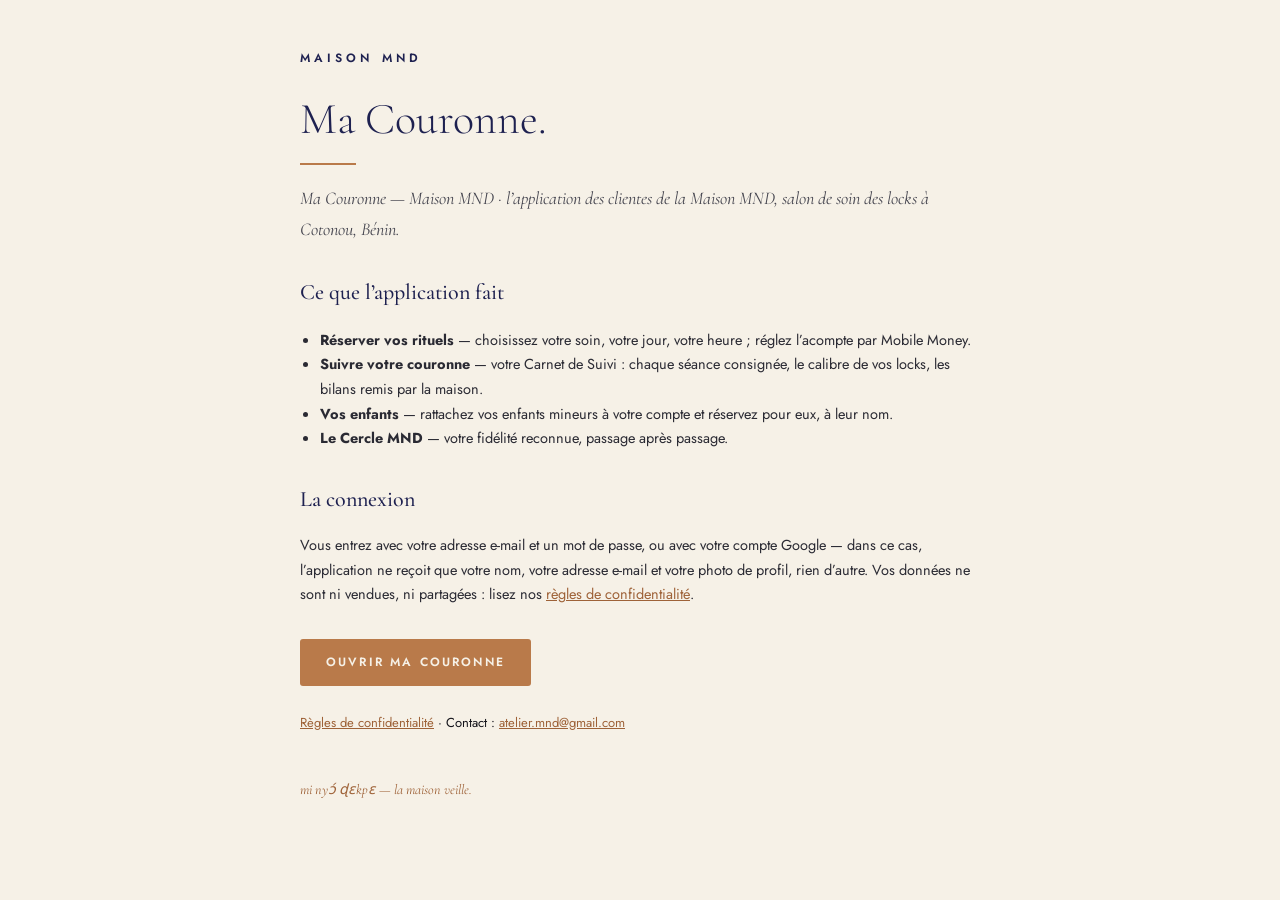
<file: apropos.html>
<!doctype html>
<html lang="fr">
<head>
<meta charset="utf-8" />
<meta name="viewport" content="width=device-width, initial-scale=1" />
<title>Ma Couronne — Maison MND</title>
<meta name="description" content="Ma Couronne — Maison MND : l’application des clientes de la Maison MND (Cotonou, Bénin). Réservez vos rituels, suivez votre couronne, rattachez vos enfants, entrez au Cercle." />
<link rel="stylesheet" href="https://fonts.googleapis.com/css2?family=Cormorant+Garamond:ital,wght@0,300;0,500;1,400&family=Jost:wght@400;500;600&display=swap" />
<style>
  :root { color-scheme: light; }
  body { margin: 0; background: #F6F1E7; color: #14141B; font-family: 'Jost', sans-serif; line-height: 1.7; }
  .page { max-width: 680px; margin: 0 auto; padding: 48px 22px 64px; }
  .marque { font-size: 12px; font-weight: 600; letter-spacing: .34em; color: #1E2150; }
  h1 { font-family: 'Cormorant Garamond', serif; font-weight: 300; font-size: 44px; color: #1E2150; margin: 14px 0 4px; }
  .sous { font-family: 'Cormorant Garamond', serif; font-style: italic; font-size: 18px; color: #45454F; margin-bottom: 28px; }
  h2 { font-family: 'Cormorant Garamond', serif; font-weight: 500; font-size: 22px; color: #1E2150; margin: 30px 0 8px; }
  p, li { font-size: 14.5px; color: #2A2A33; }
  ul { padding-left: 20px; }
  .filet { height: 2px; width: 56px; background: #B97A4A; border: none; margin: 6px 0 0; }
  a { color: #9E6238; }
  .cta { display: inline-block; margin-top: 18px; background: #B97A4A; color: #F6F1E7; text-decoration: none;
         padding: 13px 26px; border-radius: 3px; font-size: 12px; font-weight: 600; letter-spacing: .18em; text-transform: uppercase; }
  .liens { margin-top: 26px; font-size: 13px; }
  .devise { margin-top: 44px; font-family: 'Cormorant Garamond', serif; font-style: italic; font-size: 14px; color: #9E6238; }
</style>
</head>
<body>
<div class="page">
  <div class="marque">MAISON MND</div>
  <h1>Ma Couronne.</h1>
  <hr class="filet" />
  <p class="sous">Ma Couronne — Maison MND · l’application des clientes de la Maison MND, salon de soin des locks à Cotonou, Bénin.</p>

  <h2>Ce que l’application fait</h2>
  <ul>
    <li><b>Réserver vos rituels</b> — choisissez votre soin, votre jour, votre heure ; réglez l’acompte par Mobile Money.</li>
    <li><b>Suivre votre couronne</b> — votre Carnet de Suivi : chaque séance consignée, le calibre de vos locks, les bilans remis par la maison.</li>
    <li><b>Vos enfants</b> — rattachez vos enfants mineurs à votre compte et réservez pour eux, à leur nom.</li>
    <li><b>Le Cercle MND</b> — votre fidélité reconnue, passage après passage.</li>
  </ul>

  <h2>La connexion</h2>
  <p>Vous entrez avec votre adresse e-mail et un mot de passe, ou avec votre compte Google — dans ce cas, l’application ne reçoit que votre nom, votre adresse e-mail et votre photo de profil, rien d’autre. Vos données ne sont ni vendues, ni partagées : lisez nos <a href="./confidentialite.html">règles de confidentialité</a>.</p>

  <a class="cta" href="./">Ouvrir Ma Couronne</a>

  <div class="liens">
    <a href="./confidentialite.html">Règles de confidentialité</a> · Contact : <a href="mailto:atelier.mnd@gmail.com">atelier.mnd@gmail.com</a>
  </div>

  <p class="devise">mi nyɔ́ ɖɛkpɛ — la maison veille.</p>
</div>
</body>
</html>
</file>
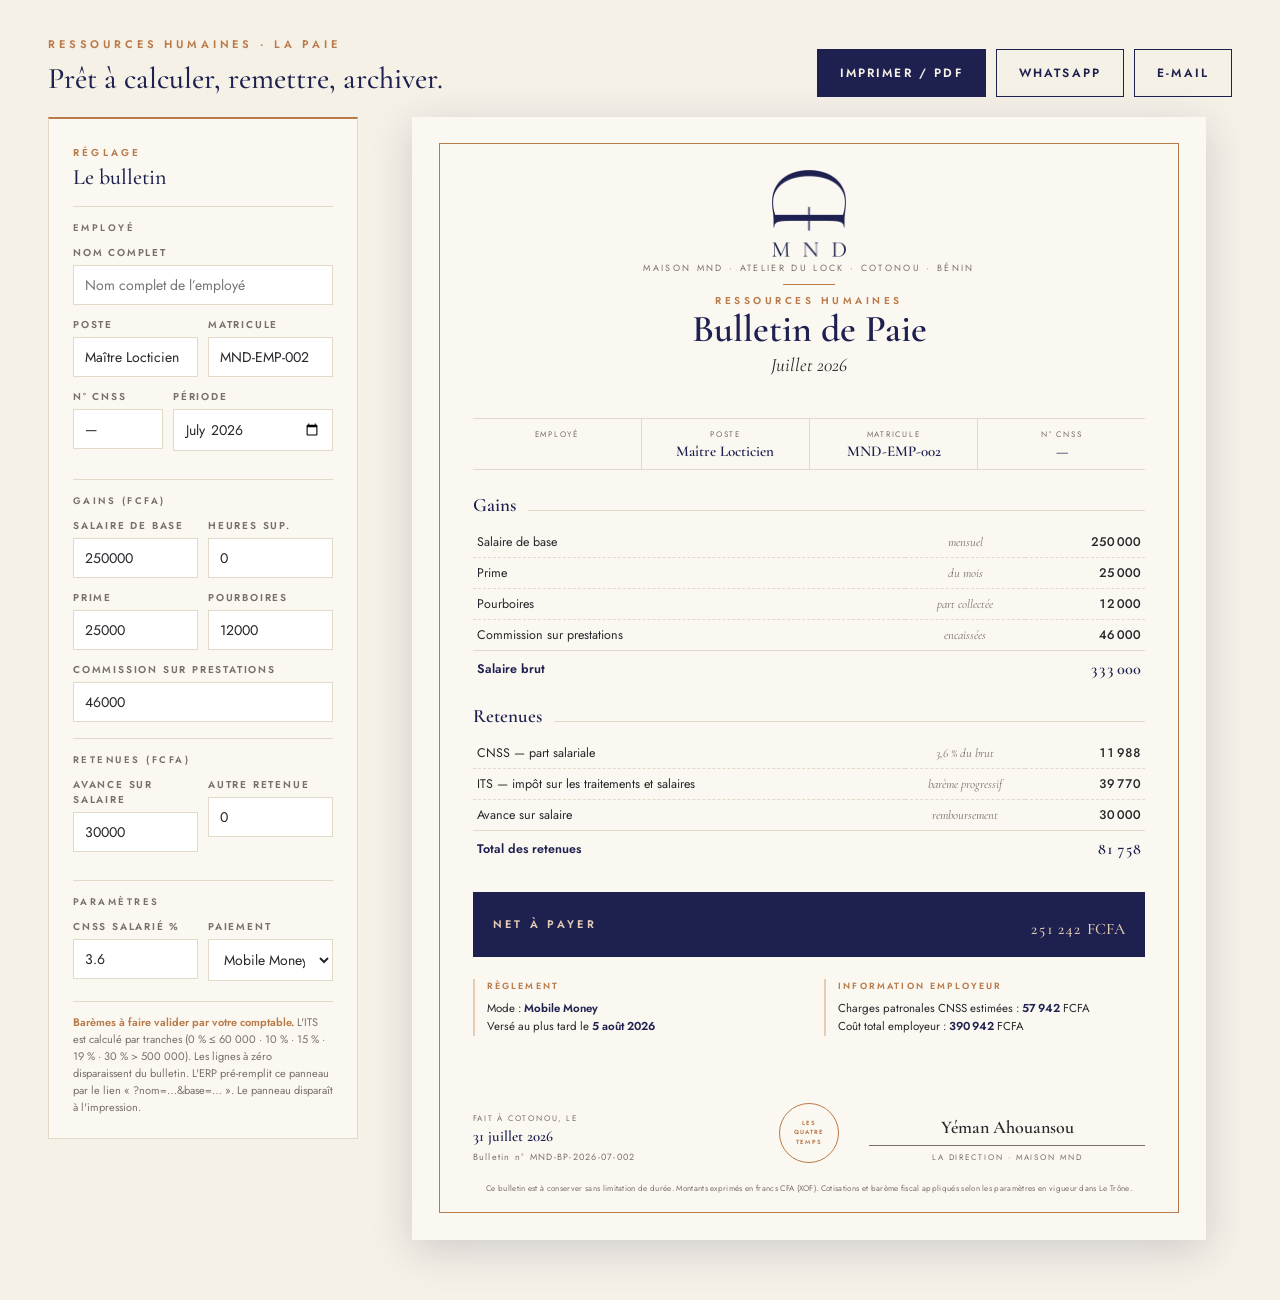
<file: bulletin.html>
<!DOCTYPE html>
<html lang="fr">
<head>
<meta charset="UTF-8">
<meta name="viewport" content="width=device-width, initial-scale=1.0">
<title>Bulletin de Paie — Maison MND</title>
    <!-- ══ LA CARTE DE LIEN — 7 septembre 2026 ═════════════════════════
         « Quand j'envoie le lien de MND, ça doit se présenter comme celui de
         Claude » (Yéman) : la carte compacte, vignette à gauche, titre et
         phrase, pas la grande affiche blanche. WhatsApp ne fait la compacte
         que si l'image est PETITE (sous ~300 px) — la vignette fait 240 px,
         et c'est un choix, pas une économie.

         AUCUN DOMAINE EN DUR : og:image et og:url exigent une adresse
         absolue, et la règle de la Maison interdit d'en écrire une. Les
         repères https://maisonmnd.github.io/trone/ / https://maisonmnd.github.io/trone/bulletin.html sont remplacés par
         build-sites.mjs, qui lit le compte GitHub depuis l'origine du dépôt,
         comme le fait déjà la publication. En développement ils restent tels
         quels : personne ne partage localhost. -->
    <meta name="description" content="Document remis par la Maison MND." />
    <meta property="og:type" content="website" />
    <meta property="og:site_name" content="Maison MND" />
    <meta property="og:locale" content="fr_FR" />
    <meta property="og:title" content="Bulletin · Maison MND" />
    <meta property="og:description" content="Document remis par la Maison MND." />
    <meta property="og:url" content="https://maisonmnd.github.io/trone/bulletin.html" />
    <meta property="og:image" content="https://maisonmnd.github.io/trone/assets/og/carte-lien.png" />
    <meta property="og:image:width" content="240" />
    <meta property="og:image:height" content="240" />
    <meta name="twitter:card" content="summary" />

<link rel="preconnect" href="https://fonts.googleapis.com">
<link rel="preconnect" href="https://fonts.gstatic.com" crossorigin>
<link href="https://fonts.googleapis.com/css2?family=Cormorant+Garamond:ital,wght@0,400;0,500;0,600;0,700;1,400;1,500&family=Jost:wght@300;400;500;600&display=swap" rel="stylesheet">
<style>
  :root{
    --indigo:#1E2150;
    --indigo-soft:#3A3E75;
    --cuivre:#B97A4A;
    --cuivre-pale:#E4CDB4;
    --ivoire:#F6F1E7;
    --papier:#FBF8F1;
    --encre:#26262B;
    --muted:#77716A;
    --hairline:#E3D9C8;
  }
  *{box-sizing:border-box;margin:0;padding:0}
  html{-webkit-print-color-adjust:exact;print-color-adjust:exact}
  body{
    font-family:'Jost',sans-serif;
    background:var(--ivoire);
    color:var(--encre);
    min-height:100vh;
  }

  /* ── Barre supérieure ─────────────────────────── */
  .topbar{
    display:flex;align-items:flex-end;justify-content:space-between;gap:24px;
    padding:36px 48px 20px;
  }
  .topbar .kicker{
    font-size:11px;letter-spacing:.35em;color:var(--cuivre);
    font-weight:600;text-transform:uppercase;margin-bottom:8px;
  }
  .topbar h1{
    font-family:'Cormorant Garamond',serif;
    font-weight:500;font-size:30px;color:var(--indigo);
  }
  .actions{display:flex;gap:10px;flex-shrink:0}
  .btn{
    font-family:'Jost',sans-serif;font-size:12px;font-weight:600;
    letter-spacing:.18em;text-transform:uppercase;
    padding:14px 22px;cursor:pointer;border:1px solid var(--indigo);
    background:var(--indigo);color:var(--ivoire);
    transition:opacity .15s ease;
  }
  .btn:hover{opacity:.85}
  .btn.ghost{background:transparent;color:var(--indigo)}
  .btn:focus-visible{outline:2px solid var(--cuivre);outline-offset:2px}

  /* ── Mise en page ─────────────────────────────── */
  .layout{
    display:flex;gap:28px;align-items:flex-start;
    padding:0 48px 60px;
  }
  .panel{
    width:310px;flex-shrink:0;
    background:var(--papier);
    border:1px solid var(--hairline);
    border-top:2px solid var(--cuivre);
    padding:26px 24px 22px;
  }
  .panel .p-kicker{
    font-size:10px;letter-spacing:.32em;color:var(--cuivre);
    font-weight:600;text-transform:uppercase;
  }
  .panel h2{
    font-family:'Cormorant Garamond',serif;font-weight:500;
    font-size:22px;color:var(--indigo);margin:4px 0 16px;
  }
  .p-section{
    font-size:9.5px;font-weight:600;letter-spacing:.26em;
    text-transform:uppercase;color:var(--muted);
    border-top:1px solid var(--hairline);
    padding-top:14px;margin:16px 0 10px;
  }
  .p-section:first-of-type{border-top:none;padding-top:0;margin-top:0}
  .field{margin-bottom:12px}
  .grid2{display:grid;grid-template-columns:1fr 1fr;gap:10px}
  .field label{
    display:block;font-size:10px;font-weight:600;
    letter-spacing:.18em;text-transform:uppercase;
    color:var(--muted);margin-bottom:5px;
  }
  .field input,.field select{
    width:100%;font-family:'Jost',sans-serif;font-size:14px;
    padding:9px 11px;border:1px solid var(--hairline);
    background:#fff;color:var(--encre);
  }
  .field input:focus,.field select:focus{outline:2px solid var(--cuivre);outline-offset:-1px}
  .panel .hint{
    font-size:11px;line-height:1.55;color:var(--muted);
    border-top:1px solid var(--hairline);padding-top:12px;margin-top:8px;
  }
  .panel .hint strong{color:var(--cuivre);font-weight:600}

  /* ── Le document ──────────────────────────────── */
  .sheet-wrap{flex:1;display:flex;justify-content:center}
  .sheet{
    width:210mm;min-height:297mm;
    background:var(--papier);
    box-shadow:0 10px 40px rgba(30,33,80,.18);
    padding:14mm 16mm 12mm;
    display:flex;flex-direction:column;
    position:relative;
  }
  .frame{position:absolute;inset:7mm;border:1px solid var(--cuivre);pointer-events:none}

  .maison{text-align:center;margin-bottom:6mm}
  .logo{height:23mm;display:block;margin:0 auto 1mm}
  .adresse{font-size:9px;letter-spacing:.26em;color:var(--muted);text-transform:uppercase;margin-top:3px}
  .maison .rule{width:52px;height:1px;background:var(--cuivre);margin:10px auto 8px}
  .doc-kicker{font-size:10px;letter-spacing:.35em;color:var(--cuivre);font-weight:600;text-transform:uppercase}
  .doc-title{
    font-family:'Cormorant Garamond',serif;font-weight:600;
    font-size:38px;color:var(--indigo);line-height:1.05;margin-top:2px;
  }
  .periode{
    font-family:'Cormorant Garamond',serif;font-style:italic;
    font-size:19px;color:var(--encre);margin-top:4px;
  }

  /* Bloc identité */
  .identite{
    display:grid;grid-template-columns:repeat(4,1fr);
    border-top:1px solid var(--hairline);border-bottom:1px solid var(--hairline);
    margin:5mm 0 6mm;
  }
  .identite div{padding:9px 6px;text-align:center}
  .identite div + div{border-left:1px solid var(--hairline)}
  .id-label{font-size:8px;letter-spacing:.22em;text-transform:uppercase;color:var(--muted);margin-bottom:2px}
  .id-value{font-family:'Cormorant Garamond',serif;font-size:15px;font-weight:600;color:var(--indigo)}

  /* Tableaux gains / retenues */
  .s-head{display:flex;align-items:baseline;gap:12px;margin:0 0 3mm}
  .s-title{font-family:'Cormorant Garamond',serif;font-weight:600;font-size:19px;color:var(--indigo);white-space:nowrap}
  .s-line{flex:1;height:1px;background:var(--hairline)}

  table.lignes{width:100%;border-collapse:collapse;margin-bottom:5mm}
  table.lignes td{
    padding:6px 4px;font-size:12.5px;
    border-bottom:1px dashed var(--hairline);
  }
  table.lignes tr:last-child td{border-bottom:none}
  td.lib{color:var(--encre)}
  td.det{color:var(--muted);font-size:11px;text-align:center;width:120px;font-style:italic;font-family:'Cormorant Garamond',serif;font-size:13px}
  td.mnt{text-align:right;width:120px;font-weight:500;font-variant-numeric:tabular-nums}
  tr.hidden{display:none}
  tr.subtotal td{
    border-top:1px solid var(--hairline);border-bottom:none;
    padding-top:8px;font-weight:600;color:var(--indigo);
  }
  tr.subtotal td.mnt{font-family:'Cormorant Garamond',serif;font-size:16px}

  /* Net à payer */
  .net{
    background:var(--indigo);color:var(--ivoire);
    display:flex;align-items:center;justify-content:space-between;
    padding:14px 20px;margin:2mm 0 6mm;
  }
  .net .n-label{font-size:11px;letter-spacing:.3em;text-transform:uppercase;font-weight:600;color:var(--cuivre-pale)}
  .net .n-value{
    font-family:'Cormorant Garamond',serif;font-weight:700;
    font-size:30px;font-variant-numeric:tabular-nums;
  }
  .net .n-value span{font-size:16px;font-weight:500;margin-left:6px;color:var(--cuivre-pale)}

  /* Bloc employeur + paiement */
  .infos{
    display:grid;grid-template-columns:1fr 1fr;gap:8mm;margin-bottom:6mm;
  }
  .info-card{border-left:2px solid var(--cuivre-pale);padding-left:12px}
  .info-card .ic-title{
    font-size:9px;font-weight:600;letter-spacing:.24em;
    text-transform:uppercase;color:var(--cuivre);margin-bottom:5px;
  }
  .info-card p{font-size:11.5px;line-height:1.6;color:var(--encre)}
  .info-card p b{font-weight:600;color:var(--indigo)}

  /* Pied */
  .doc-foot{
    margin-top:auto;padding-top:5mm;
    display:grid;grid-template-columns:1fr auto 1fr;
    align-items:end;gap:8mm;
  }
  .foot-left .id-label{margin-bottom:3px}
  .foot-left .num{font-size:9px;letter-spacing:.14em;color:var(--muted);margin-top:5px}
  .foot-left .fait{font-family:'Cormorant Garamond',serif;font-size:15px;font-weight:600;color:var(--indigo)}
  .seal{
    width:60px;height:60px;border-radius:50%;
    border:1.5px solid var(--cuivre);
    display:flex;align-items:center;justify-content:center;text-align:center;
    font-size:6px;font-weight:600;letter-spacing:.18em;
    color:var(--cuivre);text-transform:uppercase;line-height:1.6;
  }
  .signature{text-align:center}
  .sig-nom{
    font-family:'Cormorant Garamond',serif;font-weight:600;
    font-size:18px;color:var(--encre);
    border-bottom:1px solid var(--muted);padding:0 14px 7px;
  }
  .sig-role{font-size:8px;letter-spacing:.24em;text-transform:uppercase;color:var(--muted);margin-top:5px}
  .legal{
    font-size:8px;color:var(--muted);text-align:center;margin-top:5mm;
    letter-spacing:.04em;
  }

  /* ── Impression ───────────────────────────────── */
  @media print{
    @page{size:A4;margin:0}
    body{background:#fff}
    .topbar,.panel{display:none}
    .layout{padding:0;gap:0}
    .sheet{box-shadow:none;width:210mm;min-height:297mm}
  }
  @media (max-width:1150px){
    .layout{flex-direction:column}
    .panel{width:100%}
    .sheet{width:100%;min-height:auto}
  }
</style>
</head>
<body>

<header class="topbar">
  <div>
    <p class="kicker">Ressources Humaines · La Paie</p>
    <h1>Prêt à calculer, remettre, archiver.</h1>
  </div>
  <nav class="actions">
    <button class="btn" onclick="window.print()">Imprimer / PDF</button>
    <button class="btn ghost" onclick="shareWhatsApp()">WhatsApp</button>
    <button class="btn ghost" onclick="shareEmail()">E-mail</button>
  </nav>
</header>

<main class="layout">

  <!-- ═════════ Panneau de réglage ═════════ -->
  <aside class="panel" aria-label="Réglage du bulletin">
    <p class="p-kicker">Réglage</p>
    <h2>Le bulletin</h2>

    <p class="p-section">Employé</p>
    <div class="field">
      <label for="f-nom">Nom complet</label>
      <input id="f-nom" type="text" value="" placeholder="Nom complet de l’employé">
    </div>
    <div class="grid2">
      <div class="field">
        <label for="f-poste">Poste</label>
        <input id="f-poste" type="text" value="Maître Locticien">
      </div>
      <div class="field">
        <label for="f-matricule">Matricule</label>
        <input id="f-matricule" type="text" value="MND-EMP-002">
      </div>
    </div>
    <div class="grid2">
      <div class="field">
        <label for="f-cnss">N° CNSS</label>
        <input id="f-cnss" type="text" value="—">
      </div>
      <div class="field">
        <label for="f-periode">Période</label>
        <input id="f-periode" type="month" value="2026-07">
      </div>
    </div>

    <p class="p-section">Gains (FCFA)</p>
    <div class="grid2">
      <div class="field">
        <label for="g-base">Salaire de base</label>
        <input id="g-base" type="number" value="250000" min="0" step="500">
      </div>
      <div class="field">
        <label for="g-hs">Heures sup.</label>
        <input id="g-hs" type="number" value="0" min="0" step="500">
      </div>
    </div>
    <div class="grid2">
      <div class="field">
        <label for="g-prime">Prime</label>
        <input id="g-prime" type="number" value="25000" min="0" step="500">
      </div>
      <div class="field">
        <label for="g-pourboires">Pourboires</label>
        <input id="g-pourboires" type="number" value="12000" min="0" step="500">
      </div>
    </div>
    <div class="field">
      <label for="g-commission">Commission sur prestations</label>
      <input id="g-commission" type="number" value="46000" min="0" step="500">
    </div>

    <p class="p-section">Retenues (FCFA)</p>
    <div class="grid2">
      <div class="field">
        <label for="r-avance">Avance sur salaire</label>
        <input id="r-avance" type="number" value="30000" min="0" step="500">
      </div>
      <div class="field">
        <label for="r-autre">Autre retenue</label>
        <input id="r-autre" type="number" value="0" min="0" step="500">
      </div>
    </div>

    <p class="p-section">Paramètres</p>
    <div class="grid2">
      <div class="field">
        <label for="p-cnss">CNSS salarié %</label>
        <input id="p-cnss" type="number" value="3.6" min="0" step="0.1">
      </div>
      <div class="field">
        <label for="p-paiement">Paiement</label>
        <select id="p-paiement">
          <option selected>Mobile Money</option>
          <option>Virement bancaire</option>
          <option>Espèces</option>
        </select>
      </div>
    </div>

    <p class="hint">
      <strong>Barèmes à faire valider par votre comptable.</strong>
      L'ITS est calculé par tranches (0&nbsp;% ≤ 60&nbsp;000 · 10&nbsp;% ·
      15&nbsp;% · 19&nbsp;% · 30&nbsp;% &gt; 500&nbsp;000). Les lignes à zéro
      disparaissent du bulletin. L'ERP pré-remplit ce panneau par le lien
      «&nbsp;?nom=…&amp;base=…&nbsp;». Le panneau disparaît à l'impression.
    </p>
  </aside>

  <!-- ═════════ Le document ═════════ -->
  <div class="sheet-wrap">
    <article class="sheet">
      <div class="frame" aria-hidden="true"></div>

      <header class="maison">
        <img class="logo" src="[data-uri]" alt="MND">
        <p class="adresse">Maison MND · Atelier du Lock · Cotonou · Bénin</p>
        <div class="rule" aria-hidden="true"></div>
        <p class="doc-kicker">Ressources Humaines</p>
        <h2 class="doc-title">Bulletin de Paie</h2>
        <p class="periode" id="d-periode">Juillet 2026</p>
      </header>

      <div class="identite">
        <div>
          <p class="id-label">Employé</p>
          <p class="id-value" id="d-nom">—</p>
        </div>
        <div>
          <p class="id-label">Poste</p>
          <p class="id-value" id="d-poste">Maître Locticien</p>
        </div>
        <div>
          <p class="id-label">Matricule</p>
          <p class="id-value" id="d-matricule">MND-EMP-002</p>
        </div>
        <div>
          <p class="id-label">N° CNSS</p>
          <p class="id-value" id="d-cnss">—</p>
        </div>
      </div>

      <!-- Gains -->
      <section>
        <div class="s-head">
          <h3 class="s-title">Gains</h3>
          <div class="s-line" aria-hidden="true"></div>
        </div>
        <table class="lignes">
          <tr id="l-base"><td class="lib">Salaire de base</td><td class="det">mensuel</td><td class="mnt" id="m-base"></td></tr>
          <tr id="l-hs"><td class="lib">Heures supplémentaires</td><td class="det"></td><td class="mnt" id="m-hs"></td></tr>
          <tr id="l-prime"><td class="lib">Prime</td><td class="det">du mois</td><td class="mnt" id="m-prime"></td></tr>
          <tr id="l-pourboires"><td class="lib">Pourboires</td><td class="det">part collectée</td><td class="mnt" id="m-pourboires"></td></tr>
          <tr id="l-commission"><td class="lib">Commission sur prestations</td><td class="det">encaissées</td><td class="mnt" id="m-commission"></td></tr>
          <tr class="subtotal"><td class="lib">Salaire brut</td><td class="det"></td><td class="mnt" id="m-brut"></td></tr>
        </table>
      </section>

      <!-- Retenues -->
      <section>
        <div class="s-head">
          <h3 class="s-title">Retenues</h3>
          <div class="s-line" aria-hidden="true"></div>
        </div>
        <table class="lignes">
          <tr><td class="lib">CNSS — part salariale</td><td class="det" id="d-tauxcnss">3,6 % du brut</td><td class="mnt" id="m-cnssv"></td></tr>
          <tr><td class="lib">ITS — impôt sur les traitements et salaires</td><td class="det" id="d-detits">barème progressif</td><td class="mnt" id="m-its"></td></tr>
          <tr id="l-avance"><td class="lib">Avance sur salaire</td><td class="det">remboursement</td><td class="mnt" id="m-avance"></td></tr>
          <tr id="l-autre"><td class="lib">Autre retenue</td><td class="det"></td><td class="mnt" id="m-autre"></td></tr>
          <tr class="subtotal"><td class="lib">Total des retenues</td><td class="det"></td><td class="mnt" id="m-retenues"></td></tr>
        </table>
      </section>

      <!-- Net -->
      <div class="net">
        <span class="n-label">Net à payer</span>
        <span class="n-value"><span id="m-net"></span><span>FCFA</span></span>
      </div>

      <div class="infos">
        <div class="info-card">
          <p class="ic-title">Règlement</p>
          <p>Mode : <b id="d-paiement">Mobile Money</b><br>
             Versé au plus tard le <b id="d-echeance">5 août 2026</b></p>
        </div>
        <div class="info-card">
          <p class="ic-title">Information employeur</p>
          <p>Charges patronales CNSS estimées : <b id="m-patronal"></b> FCFA<br>
             Coût total employeur : <b id="m-cout"></b> FCFA</p>
        </div>
      </div>

      <footer class="doc-foot">
        <div class="foot-left">
          <p class="id-label">Fait à Cotonou, le</p>
          <p class="fait" id="d-fait">31 juillet 2026</p>
          <p class="num">Bulletin n° <span id="d-num">MND-BP-2026-07-002</span></p>
        </div>
        <div class="seal" aria-hidden="true">Les<br>Quatre<br>Temps</div>
        <div class="signature">
          <p class="sig-nom">Yéman Ahouansou</p>
          <p class="sig-role">La Direction · Maison MND</p>
        </div>
      </footer>

      <p class="legal">
        Ce bulletin est à conserver sans limitation de durée. Montants exprimés en francs CFA (XOF).
        Cotisations et barème fiscal appliqués selon les paramètres en vigueur dans Le Trône.
      </p>
    </article>
  </div>
</main>

<script>
  // ── Barème ITS (tranches mensuelles, FCFA) — paramétrable ──
  var ITS_TRANCHES = [
    { jusqu_a: 60000,   taux: 0    },
    { jusqu_a: 150000,  taux: 0.10 },
    { jusqu_a: 250000,  taux: 0.15 },
    { jusqu_a: 500000,  taux: 0.19 },
    { jusqu_a: Infinity,taux: 0.30 }
  ];
  var CNSS_PATRONAL = 0.164 + 0.01; // pension 6,4 % + PF 9 % + RP 1 % (paramètre)

  var MOIS = ['Janvier','Février','Mars','Avril','Mai','Juin','Juillet','Août','Septembre','Octobre','Novembre','Décembre'];

  function fcfa(n){
    return Math.round(n).toString().replace(/\B(?=(\d{3})+(?!\d))/g, '\u202F');
  }
  function num(id){ return Math.max(0, parseFloat(document.getElementById(id).value) || 0); }
  function txt(id){ return document.getElementById(id).value; }
  function set(id, v){ document.getElementById(id).textContent = v; }
  function row(id, amount){
    document.getElementById(id).classList.toggle('hidden', amount <= 0);
  }

  // L'ITS suit l'ERP : tant que les employes n'y sont pas assujettis, il est
  // suspendu (parametre ?its=0). Sans ce drapeau la page deroulerait son
  // bareme et imprimerait un net inferieur a celui reellement verse.
  var ITS_ACTIF = true;

  function calcITS(brut){
    var its = 0, plancher = 0;
    for (var i = 0; i < ITS_TRANCHES.length; i++){
      var t = ITS_TRANCHES[i];
      if (brut > plancher){
        its += (Math.min(brut, t.jusqu_a) - plancher) * t.taux;
      }
      plancher = t.jusqu_a;
    }
    return its;
  }

  function joursDuMois(iso){ // 'AAAA-MM' → dernier jour
    var p = iso.split('-');
    return new Date(parseInt(p[0],10), parseInt(p[1],10), 0).getDate();
  }

  function refresh(){
    // Identité
    set('d-nom', txt('f-nom'));
    set('d-poste', txt('f-poste'));
    set('d-matricule', txt('f-matricule'));
    set('d-cnss', txt('f-cnss') || '—');
    set('d-paiement', txt('p-paiement'));

    var periode = txt('f-periode') || '2026-07';
    var p = periode.split('-');
    var annee = p[0], mois = parseInt(p[1],10);
    set('d-periode', MOIS[mois-1] + ' ' + annee);
    set('d-fait', joursDuMois(periode) + ' ' + MOIS[mois-1].toLowerCase() + ' ' + annee);
    var moisSuivant = mois === 12 ? 0 : mois;
    var anneeSuivante = mois === 12 ? (parseInt(annee,10)+1) : annee;
    set('d-echeance', '5 ' + MOIS[moisSuivant].toLowerCase() + ' ' + anneeSuivante);
    var mat = txt('f-matricule').split('-').pop() || '000';
    set('d-num', 'MND-BP-' + annee + '-' + ('0'+mois).slice(-2) + '-' + mat);

    // Gains
    var base = num('g-base'), hs = num('g-hs'), prime = num('g-prime'),
        pourboires = num('g-pourboires'), commission = num('g-commission');
    var brut = base + hs + prime + pourboires + commission;

    set('m-base', fcfa(base)); 
    set('m-hs', fcfa(hs)); row('l-hs', hs);
    set('m-prime', fcfa(prime)); row('l-prime', prime);
    set('m-pourboires', fcfa(pourboires)); row('l-pourboires', pourboires);
    set('m-commission', fcfa(commission)); row('l-commission', commission);
    set('m-brut', fcfa(brut));

    // Retenues
    var tauxCnss = num('p-cnss') / 100;
    var cnss = brut * tauxCnss;
    var its = ITS_ACTIF ? calcITS(brut) : 0;
    var avance = num('r-avance'), autre = num('r-autre');
    var retenues = cnss + its + avance + autre;

    // Le bulletin DIT ce qui n'a pas ete applique : un zero sans explication se
    // lit comme un oubli, et l'employe doit pouvoir verifier son net.
    set('d-detits', ITS_ACTIF ? 'barème progressif' : 'suspendu — non appliqué');
    set('d-tauxcnss', tauxCnss > 0
      ? String(num('p-cnss')).replace('.',',') + ' % du brut'
      : 'suspendue — non appliquée');
    set('m-cnssv', fcfa(cnss));
    set('m-its', fcfa(its));
    set('m-avance', fcfa(avance)); row('l-avance', avance);
    set('m-autre', fcfa(autre)); row('l-autre', autre);
    set('m-retenues', fcfa(retenues));

    // Net + employeur
    set('m-net', fcfa(brut - retenues));
    // Taux salarial a zero = personne n'est declare : l'employeur ne doit rien
    // non plus. Afficher une charge patronale ferait croire a un cout qui
    // n'existe pas, et fausserait toute decision d'embauche.
    var patronal = tauxCnss > 0 ? brut * CNSS_PATRONAL : 0;
    set('m-patronal', fcfa(patronal));
    set('m-cout', fcfa(brut + patronal));
  }

  // Recalcul sur toute saisie du panneau
  document.querySelectorAll('.panel input, .panel select').forEach(function(el){
    el.addEventListener('input', refresh);
  });

  // ── Pré-remplissage ERP par l'URL ───────────────
  // bulletin.html?nom=…&poste=…&matricule=…&cnssnum=…&periode=AAAA-MM
  //   &base=…&hs=…&prime=…&pourboires=…&commission=…&avance=…&retenue=…&paiement=…
  (function(){
    var q = new URLSearchParams(location.search);
    var map = {
      nom:'f-nom', poste:'f-poste', matricule:'f-matricule', cnssnum:'f-cnss',
      periode:'f-periode', base:'g-base', hs:'g-hs', prime:'g-prime',
      pourboires:'g-pourboires', commission:'g-commission',
      avance:'r-avance', retenue:'r-autre', paiement:'p-paiement',
      // Le taux CNSS vient de l'ERP : tant que personne n'est declare, il vaut
      // 0 et la retenue s'eteint. Sans ce parametre la page gardait ses 3,6 %
      // et imprimait un net inferieur a celui reellement verse.
      cnss:'p-cnss'
    };
    Object.keys(map).forEach(function(k){
      if (q.has(k)) document.getElementById(map[k]).value = q.get(k);
    });
    // `its` n'est pas un champ du panneau mais un drapeau : il se lit a part.
    if (q.has('its')) ITS_ACTIF = q.get('its') !== '0';
    refresh();
  })();

  // ── Partage ─────────────────────────────────────
  function resume(){
    return 'Maison MND — Bulletin de paie de ' + txt('f-nom')
      + ' (' + document.getElementById('d-periode').textContent + '). '
      + 'Net à payer : ' + document.getElementById('m-net').textContent + ' FCFA, réglé par ' + txt('p-paiement') + '.';
  }
  function shareWhatsApp(){
    window.open('https://wa.me/?text=' + encodeURIComponent(resume()), '_blank');
  }
  function shareEmail(){
    location.href = 'mailto:?subject=' + encodeURIComponent('Votre bulletin de paie — Maison MND')
      + '&body=' + encodeURIComponent(resume());
  }
</script>
</body>
</html>
</file>
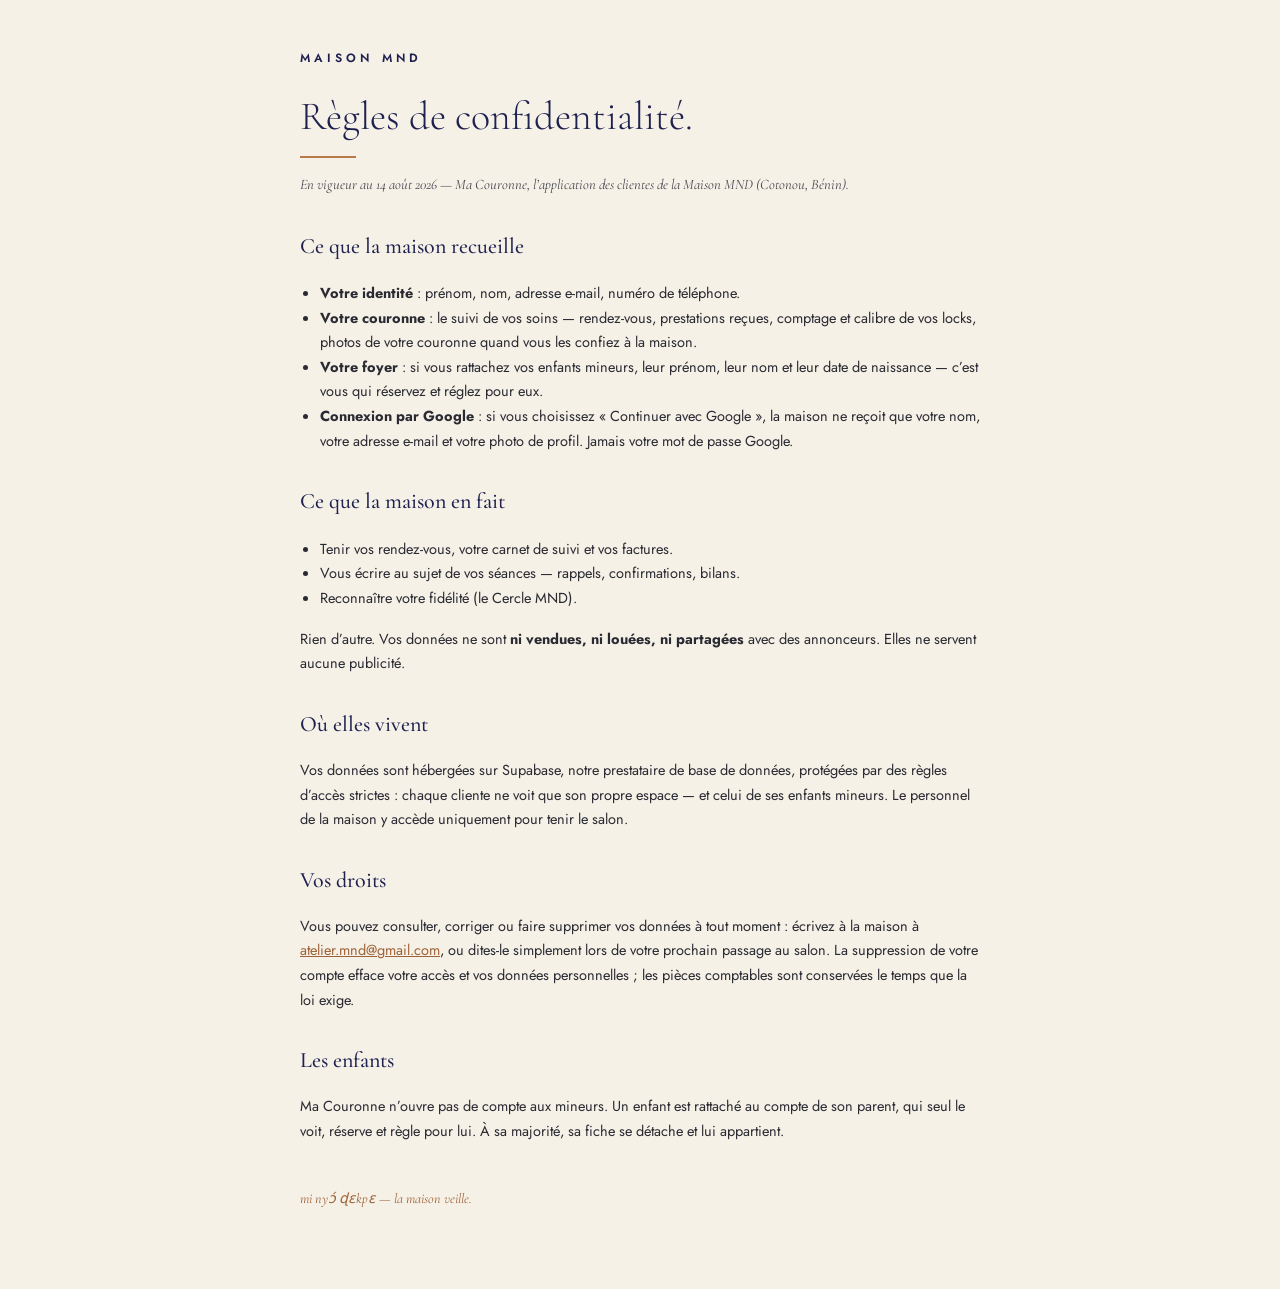
<file: confidentialite.html>
<!doctype html>
<html lang="fr">
<head>
<meta charset="utf-8" />
<meta name="viewport" content="width=device-width, initial-scale=1" />
<title>Règles de confidentialité — Maison MND</title>
<link rel="stylesheet" href="https://fonts.googleapis.com/css2?family=Cormorant+Garamond:ital,wght@0,300;0,500;1,400&family=Jost:wght@400;500;600&display=swap" />
<style>
  :root { color-scheme: light; }
  body { margin: 0; background: #F6F1E7; color: #14141B; font-family: 'Jost', sans-serif; line-height: 1.7; }
  .page { max-width: 680px; margin: 0 auto; padding: 48px 22px 64px; }
  .marque { font-size: 12px; font-weight: 600; letter-spacing: .34em; color: #1E2150; }
  h1 { font-family: 'Cormorant Garamond', serif; font-weight: 300; font-size: 40px; color: #1E2150; margin: 14px 0 4px; }
  .date { font-family: 'Cormorant Garamond', serif; font-style: italic; color: #45454F; margin-bottom: 28px; }
  h2 { font-family: 'Cormorant Garamond', serif; font-weight: 500; font-size: 22px; color: #1E2150; margin: 30px 0 8px; }
  p, li { font-size: 14.5px; color: #2A2A33; }
  ul { padding-left: 20px; }
  .filet { height: 2px; width: 56px; background: #B97A4A; border: none; margin: 6px 0 0; }
  a { color: #9E6238; }
  .devise { margin-top: 44px; font-family: 'Cormorant Garamond', serif; font-style: italic; font-size: 14px; color: #9E6238; }
</style>
</head>
<body>
<div class="page">
  <div class="marque">MAISON MND</div>
  <h1>Règles de confidentialité.</h1>
  <hr class="filet" />
  <p class="date">En vigueur au 14 août 2026 — Ma Couronne, l’application des clientes de la Maison MND (Cotonou, Bénin).</p>

  <h2>Ce que la maison recueille</h2>
  <ul>
    <li><b>Votre identité</b> : prénom, nom, adresse e-mail, numéro de téléphone.</li>
    <li><b>Votre couronne</b> : le suivi de vos soins — rendez-vous, prestations reçues, comptage et calibre de vos locks, photos de votre couronne quand vous les confiez à la maison.</li>
    <li><b>Votre foyer</b> : si vous rattachez vos enfants mineurs, leur prénom, leur nom et leur date de naissance — c’est vous qui réservez et réglez pour eux.</li>
    <li><b>Connexion par Google</b> : si vous choisissez « Continuer avec Google », la maison ne reçoit que votre nom, votre adresse e-mail et votre photo de profil. Jamais votre mot de passe Google.</li>
  </ul>

  <h2>Ce que la maison en fait</h2>
  <ul>
    <li>Tenir vos rendez-vous, votre carnet de suivi et vos factures.</li>
    <li>Vous écrire au sujet de vos séances — rappels, confirmations, bilans.</li>
    <li>Reconnaître votre fidélité (le Cercle MND).</li>
  </ul>
  <p>Rien d’autre. Vos données ne sont <b>ni vendues, ni louées, ni partagées</b> avec des annonceurs. Elles ne servent aucune publicité.</p>

  <h2>Où elles vivent</h2>
  <p>Vos données sont hébergées sur Supabase, notre prestataire de base de données, protégées par des règles d’accès strictes : chaque cliente ne voit que son propre espace — et celui de ses enfants mineurs. Le personnel de la maison y accède uniquement pour tenir le salon.</p>

  <h2>Vos droits</h2>
  <p>Vous pouvez consulter, corriger ou faire supprimer vos données à tout moment : écrivez à la maison à <a href="mailto:atelier.mnd@gmail.com">atelier.mnd@gmail.com</a>, ou dites-le simplement lors de votre prochain passage au salon. La suppression de votre compte efface votre accès et vos données personnelles ; les pièces comptables sont conservées le temps que la loi exige.</p>

  <h2>Les enfants</h2>
  <p>Ma Couronne n’ouvre pas de compte aux mineurs. Un enfant est rattaché au compte de son parent, qui seul le voit, réserve et règle pour lui. À sa majorité, sa fiche se détache et lui appartient.</p>

  <p class="devise">mi nyɔ́ ɖɛkpɛ — la maison veille.</p>
</div>
</body>
</html>
</file>
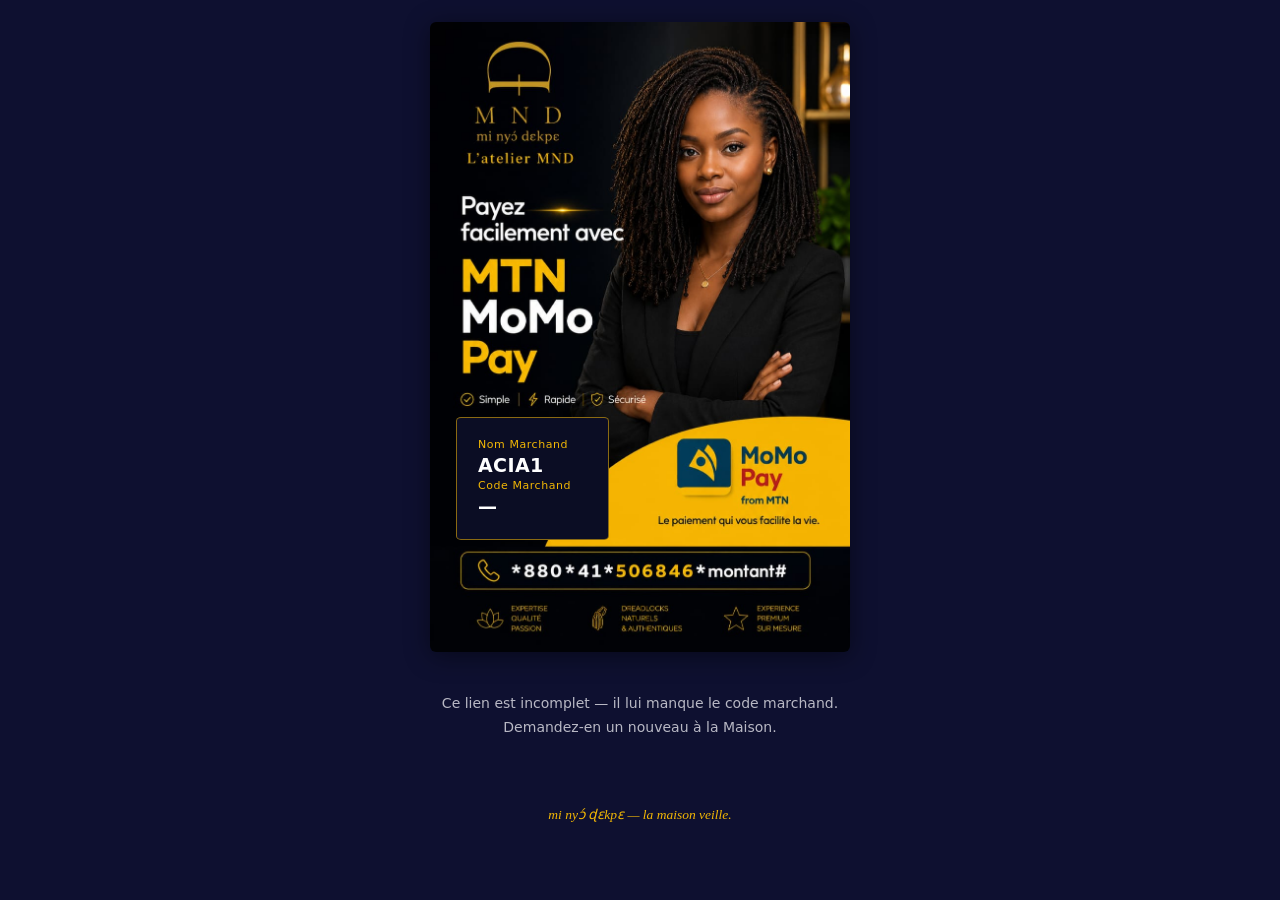
<file: payer.html>
<!doctype html>
<html lang="fr">
<head>
<meta charset="utf-8" />
<meta name="viewport" content="width=device-width, initial-scale=1" />
<title>Régler par MoMo · Maison MND</title>
<meta name="robots" content="noindex" />
<meta name="theme-color" content="#0E1030" />
<!--
  RÉGLER PAR MoMo — la page qu'on envoie à une cliente. 18 août 2026.

  Demande de Yéman : « create a share link to QR codes », et, mise devant le
  choix, « la MoMoPay seule ». Le mot de passe des deux réseaux Wi-Fi vit sur
  l'écran QR Codes du Trône ; un lien se transfère, se capture d'écran, reste
  dans une conversation. Cette page-ci n'en porte rien.

  ELLE EST STATIQUE, ET C'EST LA GARANTIE. Aucune base lue, aucune clé, aucune
  session : elle ne sait que ce que son adresse lui dit. Il n'existe donc rien
  à en extraire — ni une cliente, ni un chiffre, ni un mot de passe.

    payer.html?m=YEMAN&c=506846            le marchand et son code
    payer.html?m=YEMAN&c=506846&montant=30000   … et la somme attendue

  Le montant, quand il est là, entre directement dans le code à composer : la
  cliente appuie, son téléphone compose, elle n'a plus qu'à valider. C'est le
  geste le plus court entre une facture et l'argent reçu.

  PAS DE QR ICI, ET C'EST VOULU : on ne scanne pas l'écran qu'on tient en main.
  Un lien reçu par téléphone se règle en composant, pas en photographiant.
-->
<style>
  :root {
    --nuit: #0E1030;
    --or: #F2B705;
    --ivoire: #F6F1E7;
    --doux: #B8B8C4;
  }
  * { box-sizing: border-box; }
  body {
    margin: 0;
    background: var(--nuit);
    color: var(--ivoire);
    font-family: 'Jost', 'Century Gothic', 'Futura', system-ui, -apple-system, 'Segoe UI', sans-serif;
    display: flex;
    flex-direction: column;
    align-items: center;
    padding: 22px 18px 40px;
    min-height: 100vh;
  }
  .cadre { position: relative; width: min(100%, 420px); line-height: 0; }
  .affiche { width: 100%; height: auto; border-radius: 6px; display: block; box-shadow: 0 4px 26px rgba(0, 0, 0, .45); }
  /* LE CADRE MARCHAND, CORRIGÉ — l'affiche porte « YEMAN » gravé dans ses
     pixels, et le vrai marchand est ACIA1. On le recouvre plutôt que de
     laisser une page publique annoncer un nom que la cliente ne verra pas
     s'afficher sur son téléphone au moment de valider — c'est exactement le
     moment où un nom qui ne correspond pas fait renoncer à payer.
     Pas de QR ici : on ne scanne pas l'écran qu'on tient en main. */
  .marchand {
    position: absolute; left: 6.2%; top: 62.6%; width: 36.4%; height: 19.6%;
    background: #0B0D24; border: 1px solid rgba(242, 183, 5, .55); border-radius: 3.2%;
    display: flex; flex-direction: column; justify-content: center; gap: 2%;
    padding: 3% 5%; line-height: 1.25;
  }
  .marchand i { font-style: normal; color: var(--or); font-size: clamp(7px, 2.2vw, 11px); letter-spacing: .05em; }
  .marchand b { color: #fff; font-size: clamp(11px, 3.6vw, 19px); letter-spacing: .02em; }
  .bloc { width: min(100%, 420px); }
  .titre {
    font-family: 'Cormorant Garamond', Georgia, 'Times New Roman', serif;
    font-weight: 300;
    font-size: 26px;
    letter-spacing: .01em;
    margin: 26px 0 4px;
    text-align: center;
  }
  .sous { font-size: 13.5px; color: var(--doux); text-align: center; line-height: 1.6; margin: 0 0 18px; }
  .composer {
    display: block;
    width: 100%;
    text-align: center;
    text-decoration: none;
    background: var(--or);
    color: #1A1400;
    font-weight: 600;
    font-size: 17px;
    letter-spacing: .02em;
    padding: 17px 18px;
    border-radius: 4px;
    margin-bottom: 10px;
  }
  .composer small { display: block; font-weight: 400; font-size: 12px; opacity: .72; margin-top: 3px; letter-spacing: .04em; }
  .copier {
    display: block;
    width: 100%;
    background: transparent;
    color: var(--ivoire);
    border: 1px solid rgba(246, 241, 231, .32);
    border-radius: 4px;
    padding: 13px 18px;
    font: inherit;
    font-size: 13.5px;
    cursor: pointer;
  }
  .ligne {
    display: flex; justify-content: space-between; gap: 14px;
    padding: 11px 0; border-bottom: 1px solid rgba(246, 241, 231, .12);
    font-size: 14px;
  }
  .ligne span:first-child { color: var(--doux); font-size: 12px; letter-spacing: .12em; text-transform: uppercase; }
  .ligne b { font-weight: 600; letter-spacing: .04em; }
  .pied {
    font-family: 'Cormorant Garamond', Georgia, serif;
    font-style: italic; font-size: 13.5px; color: var(--or);
    margin-top: 26px; text-align: center;
  }
  .absent { text-align: center; color: var(--doux); font-size: 14px; line-height: 1.7; padding: 40px 10px; }
</style>
</head>
<body>
  <div class="cadre">
    <img class="affiche" src="momopay-affiche.jpg" alt="Payez facilement avec MTN MoMo Pay — L'atelier MND" />
    <div class="marchand">
      <i>Nom Marchand</i><b id="nomMarchand">ACIA1</b>
      <i>Code Marchand</i><b id="codeMarchand">—</b>
    </div>
  </div>

  <div class="bloc" id="bloc"></div>

  <div class="pied">mi nyɔ́ ɖɛkpɛ — la maison veille.</div>

<script>
  var p = new URLSearchParams(location.search);
  var marchand = (p.get('m') || '').trim();
  var code = (p.get('c') || '').replace(/[^0-9]/g, '');
  var montant = (p.get('montant') || '').replace(/[^0-9]/g, '');
  var bloc = document.getElementById('bloc');

  if (!code) {
    /* Sans code marchand, la page ne devine rien : elle le DIT plutôt que
       d'afficher un bouton qui composerait un numéro incomplet. */
    bloc.innerHTML = '<div class="absent">Ce lien est incomplet — il lui manque le code marchand.<br>Demandez-en un nouveau à la Maison.</div>';
  } else {
    var ussd = '*880*41*' + code + '*' + (montant || '') + '#';
    var e = function (s) { return String(s).replace(/[&<>"]/g, function (c) { return ({ '&': '&amp;', '<': '&lt;', '>': '&gt;', '"': '&quot;' })[c]; }); };
    bloc.innerHTML =
      '<div class="titre">' + (montant ? 'À régler · ' + Number(montant).toLocaleString('fr-FR') + ' F' : 'Régler par MoMo') + '</div>' +
      '<div class="sous">' + (montant
        ? 'Appuyez : votre téléphone compose le code, le montant est déjà inscrit. Vérifiez le nom du marchand avant de valider.'
        : 'Appuyez, puis saisissez le montant avant le dièse. Vérifiez le nom du marchand avant de valider.') + '</div>' +
      '<a class="composer" href="tel:' + encodeURIComponent(ussd) + '">Composer le code' +
        '<small>' + e(ussd) + '</small></a>' +
      '<button class="copier" id="copier">Copier le code</button>' +
      '<div class="ligne"><span>Marchand</span><b>' + e(marchand || 'ACIA1') + '</b></div>' +
      '<div class="ligne"><span>Code marchand</span><b>' + e(code) + '</b></div>';

    /* Le cadre de l'affiche dit la même chose que la page — une seule vérité,
       affichée deux fois, jamais deux vérités. */
    document.getElementById('nomMarchand').textContent = marchand || 'ACIA1';
    document.getElementById('codeMarchand').textContent = code;

    document.getElementById('copier').onclick = function () {
      var b = this;
      navigator.clipboard.writeText(ussd).then(function () {
        b.textContent = 'Code copié';
        setTimeout(function () { b.textContent = 'Copier le code'; }, 1800);
      }).catch(function () { b.textContent = ussd; });
    };
  }
</script>
</body>
</html>
</file>
